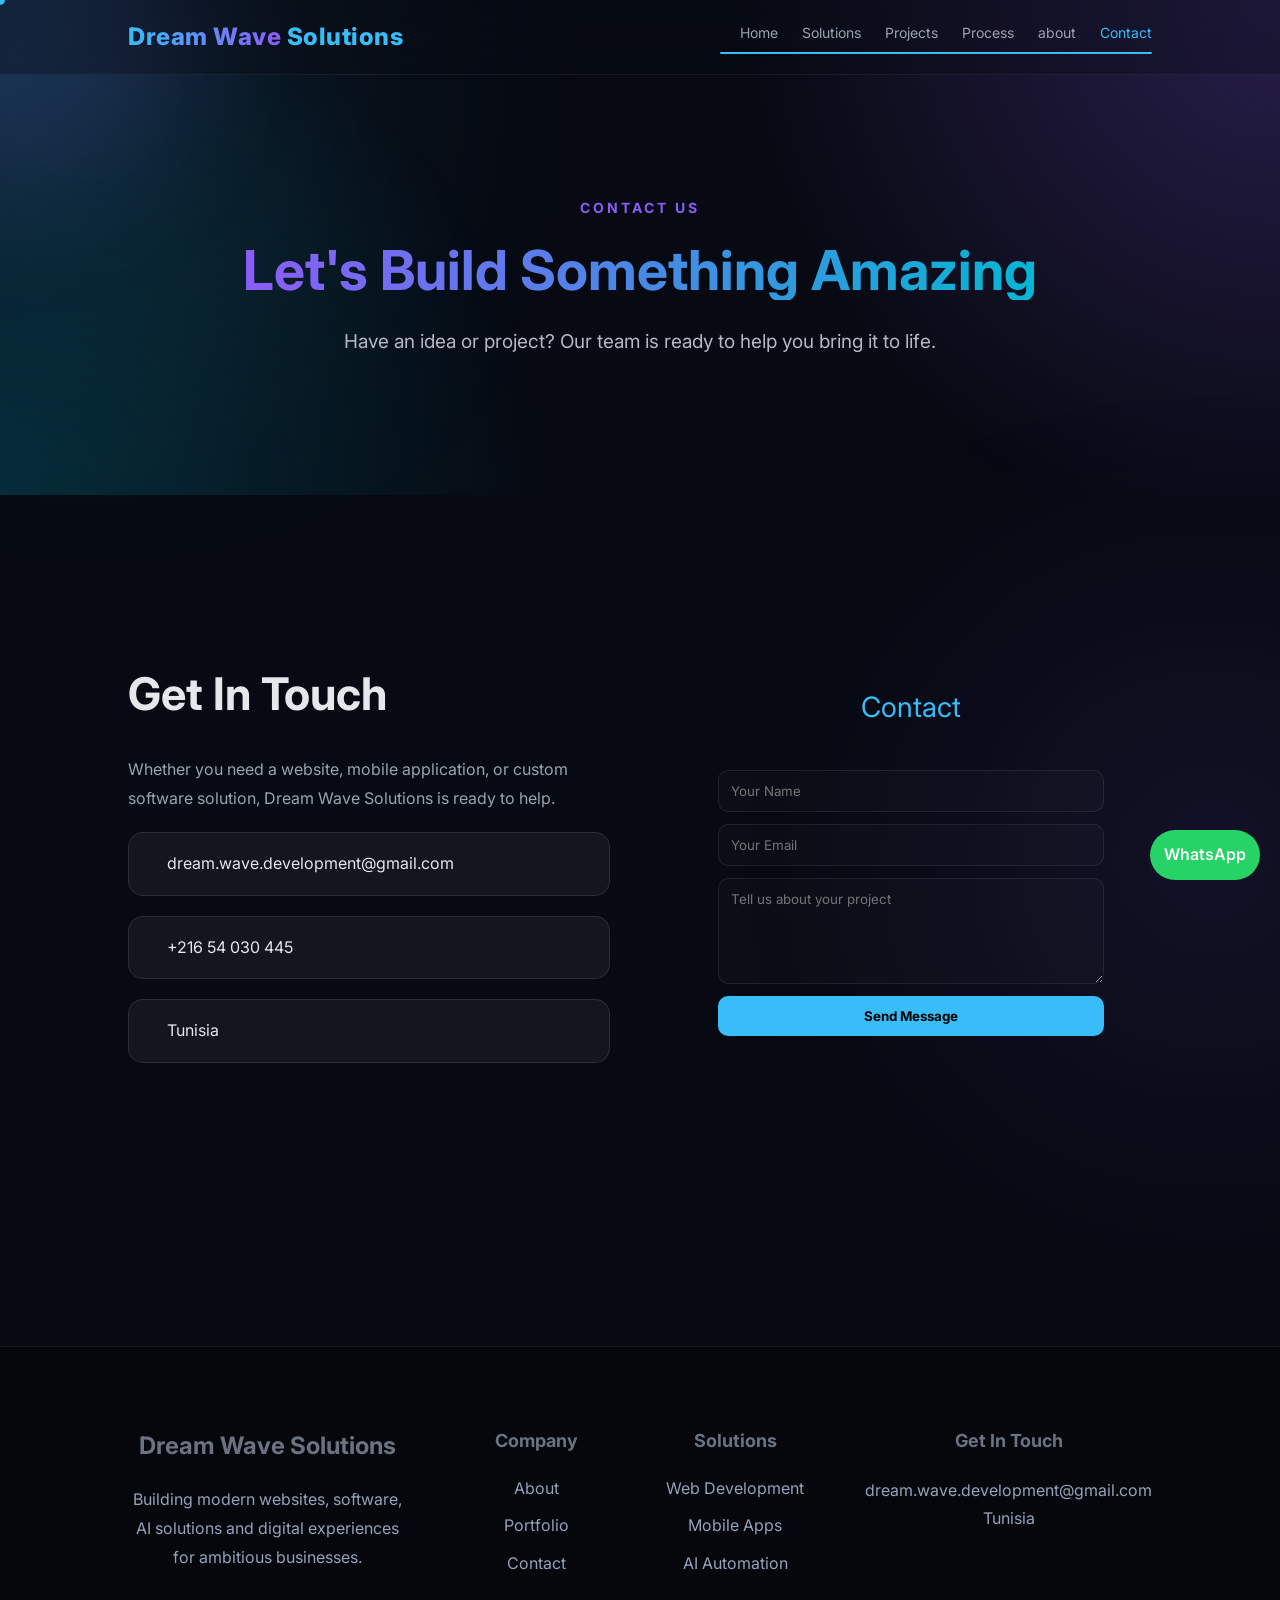
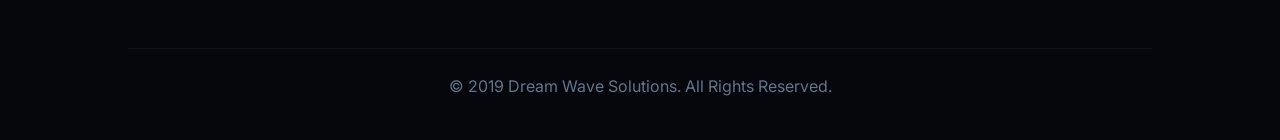
<file: contact.html>
<!DOCTYPE html>
<html lang="en">

<head>
    <meta charset="UTF-8" />
    <meta name="viewport" content="width=device-width, initial-scale=1.0" />
    <title>Dream Wave Solutions</title>

    <link href="https://fonts.googleapis.com/css2?family=Inter:wght@300;400;500;600;700&display=swap" rel="stylesheet">
    <link rel="stylesheet" href="style.css">

</head>

<body>
    <div class="cursor-dot"></div>
    <div class="cursor-glow"></div>
    <div class="blur blur1"></div>
    <div class="blur blur2"></div>

    <div class="nav">
        <div class="logo">
            <span>Dream Wave</span> Solutions
        </div>
        <div>
                                    <a href="index.html">Home</a>

            <a href="solutions.html" data-section="solutions">Solutions</a>
            <a href="projects.html" data-section="work">Projects</a>
            <a href="process.html" data-section="process">Process</a>
            <a href="about.html" data-section="why">about</a>
            <a href="contact.html" data-section="contact">Contact</a>
        </div>
        <div class="scroll-progress"></div>
    </div>

    <section class="page-header">


        <div class="container">


            <span class="section-tag">
        CONTACT US
        </span>


            <h1>
                Let's Build Something Amazing
            </h1>


            <p>
                Have an idea or project? Our team is ready to help you bring it to life.
            </p>


        </div>


    </section>






    <section class="contact-section">


        <div class="contact-grid">



            <div class="contact-info">


                <h2>
                    Get In Touch
                </h2>


                <p>
                    Whether you need a website, mobile application, or custom software solution, Dream Wave Solutions is ready to help.
                </p>




                <div class="contact-item">

                    <i class="fa-solid fa-envelope"></i>

                    <span>
        dream.wave.development@gmail.com
        </span>

                </div>



                <div class="contact-item">

                    <i class="fa-solid fa-phone"></i>

                    <span>
        +216 54 030 445
        </span>

                </div>




                <div class="contact-item">

                    <i class="fa-solid fa-location-dot"></i>

                    <span>
        Tunisia
        </span>

                </div>




            </div>
            <section id="contact">
                <div class="title">Contact</div>

                <form class="contact-box" action="https://formsubmit.co/dream.wave.development@gmail.com" method="POST">
                    <input type="hidden" name="_captcha" value="false">
                    <input type="hidden" name="_subject" value="New Client Request">

                    <input type="text" name="name" placeholder="Your Name" required>
                    <input type="email" name="email" placeholder="Your Email" required>
                    <textarea name="message" rows="5" placeholder="Tell us about your project" required></textarea>

                    <button type="submit">Send Message</button>
                </form>
            </section>

        </div>
    </section>



    <footer class="footer">

        <div class="footer-grid">

            <div>

                <h2>Dream Wave Solutions</h2>

                <p>
                    Building modern websites, software, AI solutions and digital experiences for ambitious businesses.
                </p>

            </div>


            <div>

                <h3>Company</h3>

                <a href="about.html">About</a>
                <a href="projects.html">Portfolio</a>
                <a href="contact.html">Contact</a>

            </div>


            <div>

                <h3>Solutions</h3>

                <a href="solutions.html">Web Development</a>
                <a href="solutions.html">Mobile Apps</a>
                <a href="solutions.html">AI Automation</a>

            </div>


            <div>

                <h3>Get In Touch</h3>

                <p>dream.wave.development@gmail.com </p>

                <p>Tunisia</p>

            </div>

        </div>

        <div class="copyright">

            © 2019 Dream Wave Solutions. All Rights Reserved.

        </div>

    </footer>

    <a class="wa" href="https://wa.me/21654030445">WhatsApp</a>
    <script src="script.js"></script>

</body>

</html>
</file>
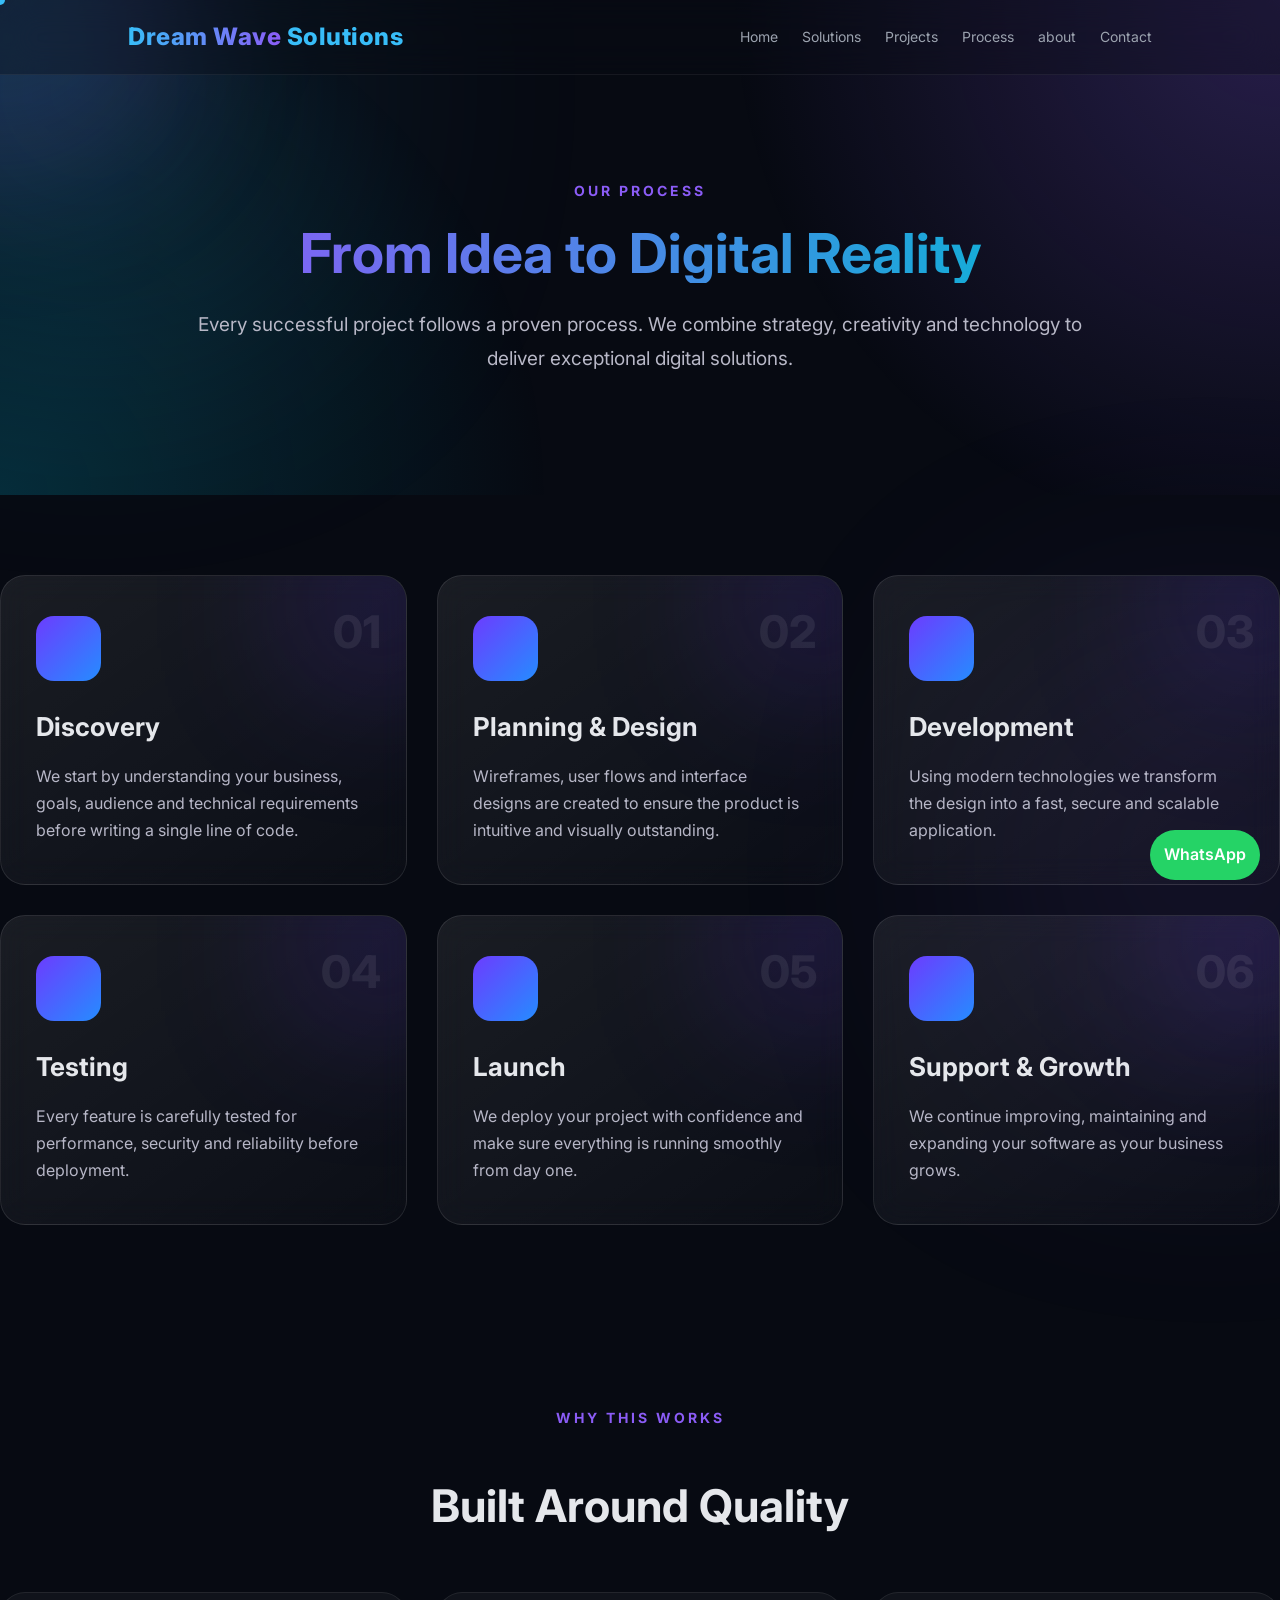
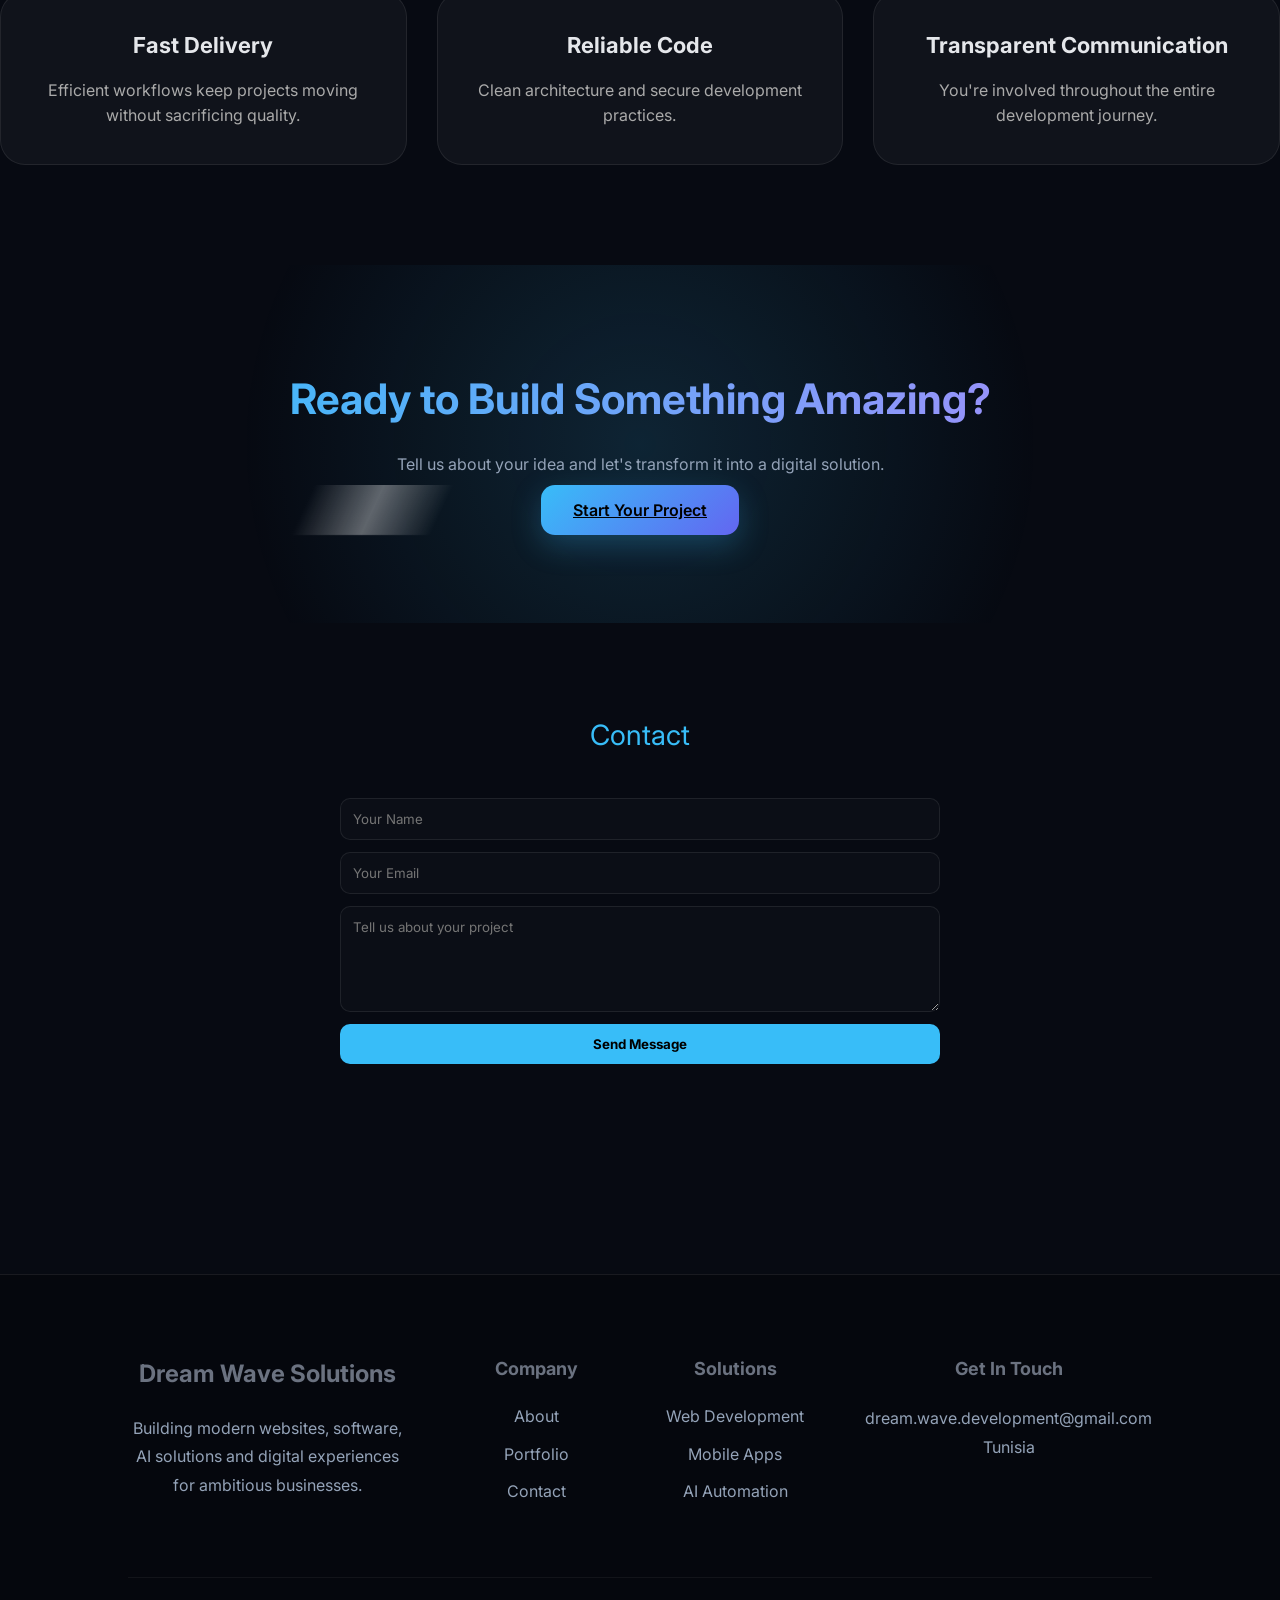
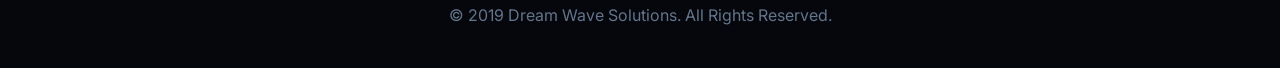
<file: process.html>
<!DOCTYPE html>
<html lang="en">

<head>
    <meta charset="UTF-8" />
    <meta name="viewport" content="width=device-width, initial-scale=1.0" />
    <title>Dream Wave Solutions</title>

    <link href="https://fonts.googleapis.com/css2?family=Inter:wght@300;400;500;600;700&display=swap" rel="stylesheet">
    <link rel="stylesheet" href="style.css">

</head>

<body>
    <div class="cursor-dot"></div>
    <div class="cursor-glow"></div>
    <div class="blur blur1"></div>
    <div class="blur blur2"></div>

    <div class="nav">
        <div class="logo">
            <span>Dream Wave</span> Solutions
        </div>
        <div>
                                    <a href="index.html">Home</a>

            <a href="solutions.html" data-section="solutions">Solutions</a>
            <a href="projects.html" data-section="work">Projects</a>
            <a href="process.html" data-section="process">Process</a>
            <a href="about.html" data-section="why">about</a>
            <a href="contact.html" data-section="contact">Contact</a>
        </div>
        <div class="scroll-progress"></div>
    </div>

    <!--==================== PAGE HEADER ====================-->

    <section class="page-header">

        <div class="container">

            <span class="section-tag">OUR PROCESS</span>

            <h1>From Idea to Digital Reality</h1>

            <p>
                Every successful project follows a proven process. We combine strategy, creativity and technology to deliver exceptional digital solutions.
            </p>

        </div>

    </section>



    <!--==================== PROCESS ====================-->

    <section class="process">

        <div class="container">

            <div class="process-card">

                <div class="step-number">01</div>

                <i class="fa-solid fa-comments"></i>

                <h2>Discovery</h2>

                <p>
                    We start by understanding your business, goals, audience and technical requirements before writing a single line of code.
                </p>

            </div>

            <div class="process-card">

                <div class="step-number">02</div>

                <i class="fa-solid fa-pen-ruler"></i>

                <h2>Planning & Design</h2>

                <p>
                    Wireframes, user flows and interface designs are created to ensure the product is intuitive and visually outstanding.
                </p>

            </div>

            <div class="process-card">

                <div class="step-number">03</div>

                <i class="fa-solid fa-code"></i>

                <h2>Development</h2>

                <p>
                    Using modern technologies we transform the design into a fast, secure and scalable application.
                </p>

            </div>

            <div class="process-card">

                <div class="step-number">04</div>

                <i class="fa-solid fa-vial-circle-check"></i>

                <h2>Testing</h2>

                <p>
                    Every feature is carefully tested for performance, security and reliability before deployment.
                </p>

            </div>

            <div class="process-card">

                <div class="step-number">05</div>

                <i class="fa-solid fa-rocket"></i>

                <h2>Launch</h2>

                <p>
                    We deploy your project with confidence and make sure everything is running smoothly from day one.
                </p>

            </div>

            <div class="process-card">

                <div class="step-number">06</div>

                <i class="fa-solid fa-headset"></i>

                <h2>Support & Growth</h2>

                <p>
                    We continue improving, maintaining and expanding your software as your business grows.
                </p>

            </div>

        </div>

    </section>



    <!--==================== WHY OUR PROCESS ====================-->

    <section class="why-process">

        <div class="container">

            <span class="section-tag">
            WHY THIS WORKS
        </span>

            <h2>
                Built Around Quality
            </h2>

            <div class="features-grid">

                <div class="feature-box">

                    <i class="fa-solid fa-bolt"></i>

                    <h3>Fast Delivery</h3>

                    <p>
                        Efficient workflows keep projects moving without sacrificing quality.
                    </p>

                </div>

                <div class="feature-box">

                    <i class="fa-solid fa-shield-halved"></i>

                    <h3>Reliable Code</h3>

                    <p>
                        Clean architecture and secure development practices.
                    </p>

                </div>

                <div class="feature-box">

                    <i class="fa-solid fa-users"></i>

                    <h3>Transparent Communication</h3>

                    <p>
                        You're involved throughout the entire development journey.
                    </p>

                </div>

            </div>

        </div>

    </section>








    <!-- ================= CTA ================= -->

    <section class="cta-section">

        <h2>
            Ready to Build Something Amazing?
        </h2>

        <p>
            Tell us about your idea and let's transform it into a digital solution.
        </p>

        <a href="#contact" class="btn primary">
        Start Your Project
        </a>

    </section>


    <section id="contact">
        <div class="title">Contact</div>

        <form class="contact-box" action="https://formsubmit.co/dream.wave.development@gmail.com" method="POST">
            <input type="hidden" name="_captcha" value="false">
            <input type="hidden" name="_subject" value="New Client Request">

            <input type="text" name="name" placeholder="Your Name" required>
            <input type="email" name="email" placeholder="Your Email" required>
            <textarea name="message" rows="5" placeholder="Tell us about your project" required></textarea>

            <button type="submit">Send Message</button>
        </form>
    </section>

    <footer class="footer">

        <div class="footer-grid">

            <div>

                <h2>Dream Wave Solutions</h2>

                <p>
                    Building modern websites, software, AI solutions and digital experiences for ambitious businesses.
                </p>

            </div>


            <div>

                <h3>Company</h3>

                <a href="#">About</a>
                <a href="#">Portfolio</a>
                <a href="#">Contact</a>

            </div>


            <div>

                <h3>Solutions</h3>

                <a href="#">Web Development</a>
                <a href="#">Mobile Apps</a>
                <a href="#">AI Automation</a>

            </div>


            <div>

                <h3>Get In Touch</h3>

                <p>dream.wave.development@gmail.com </p>

                <p>Tunisia</p>

            </div>

        </div>

        <div class="copyright">

            © 2019 Dream Wave Solutions. All Rights Reserved.

        </div>

    </footer>

    <a class="wa" href="https://wa.me/21654030445">WhatsApp</a>
    <script src="script.js"></script>

</body>

</html>
</file>
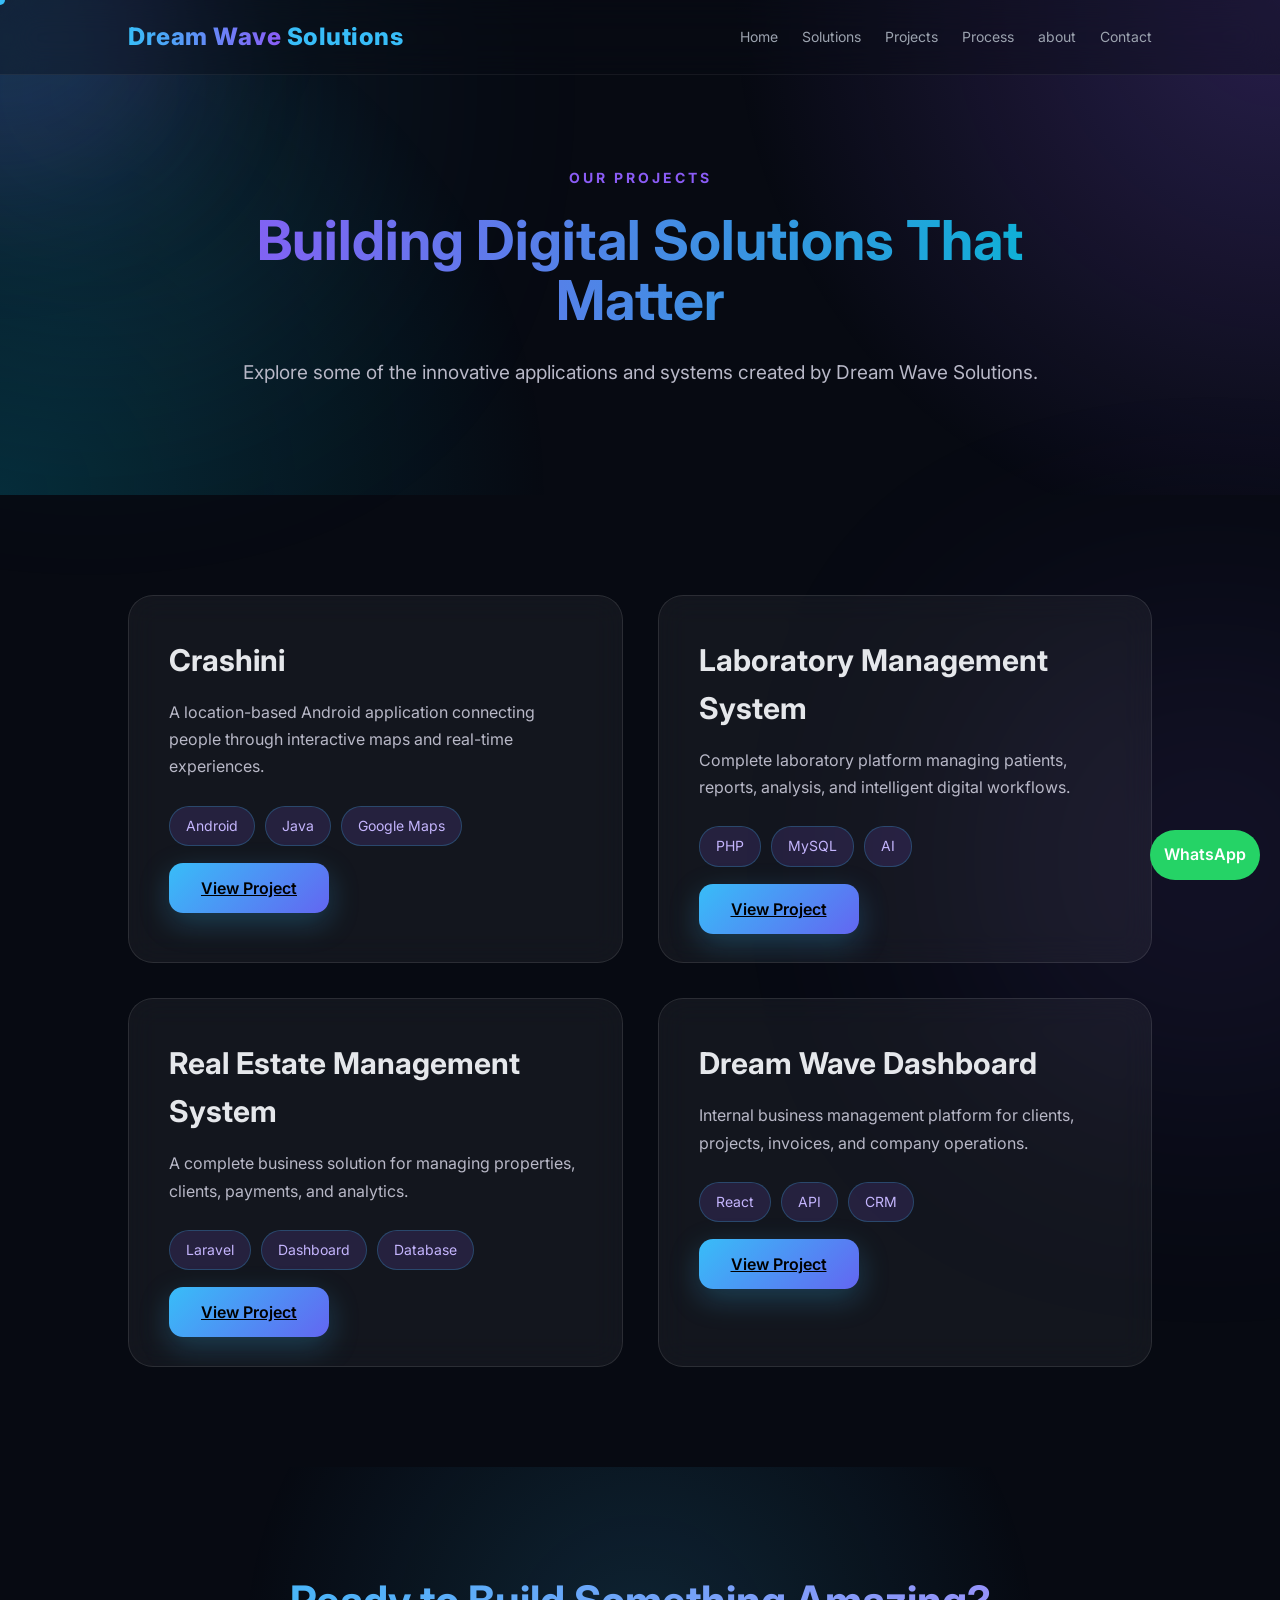
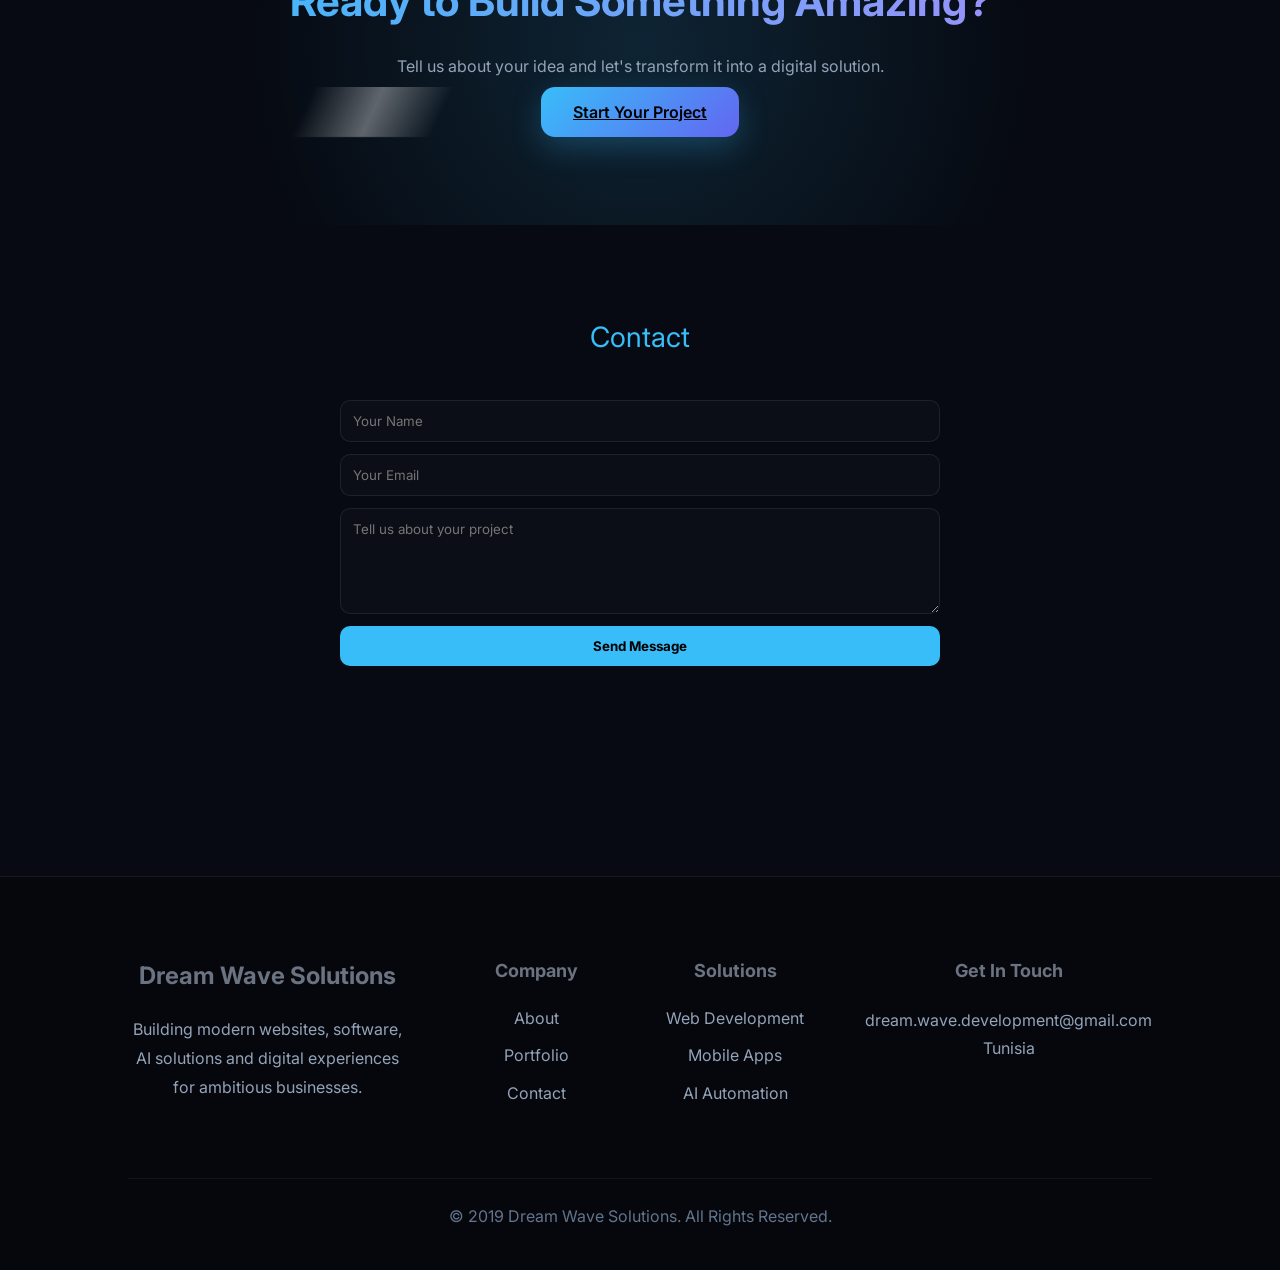
<file: projects.html>
<!DOCTYPE html>
<html lang="en">

<head>
    <meta charset="UTF-8" />
    <meta name="viewport" content="width=device-width, initial-scale=1.0" />
    <title>Dream Wave Solutions</title>

    <link href="https://fonts.googleapis.com/css2?family=Inter:wght@300;400;500;600;700&display=swap" rel="stylesheet">
    <link rel="stylesheet" href="style.css">

</head>

<body>
    <div class="cursor-dot"></div>
    <div class="cursor-glow"></div>
    <div class="blur blur1"></div>
    <div class="blur blur2"></div>

    <div class="nav">
        <div class="logo">
            <span>Dream Wave</span> Solutions
        </div>
        <div>
                                    <a href="index.html">Home</a>

            <a href="solutions.html" data-section="solutions">Solutions</a>
            <a href="projects.html" data-section="work">Projects</a>
            <a href="process.html" data-section="process">Process</a>
            <a href="about.html" data-section="why">about</a>
            <a href="contact.html" data-section="contact">Contact</a>
        </div>
        <div class="scroll-progress"></div>
    </div>

    <section class="page-header">

        <div class="container">

            <span class="section-tag">
        OUR PROJECTS
        </span>

            <h1>
                Building Digital Solutions That Matter
            </h1>

            <p>
                Explore some of the innovative applications and systems created by Dream Wave Solutions.
            </p>

        </div>

    </section>




    <section class="projects">


        <div class="projects-grid">



            <div class="project-card">

                <i class="fa-solid fa-location-dot"></i>

                <h2>
                    Crashini
                </h2>

                <p>
                    A location-based Android application connecting people through interactive maps and real-time experiences.
                </p>


                <div class="tags">

                    <span>Android</span>
                    <span>Java</span>
                    <span>Google Maps</span>

                </div>


                <a href="#" class="btn primary">
        View Project
        </a>


            </div>





            <div class="project-card">

                <i class="fa-solid fa-flask"></i>

                <h2>
                    Laboratory Management System
                </h2>

                <p>
                    Complete laboratory platform managing patients, reports, analysis, and intelligent digital workflows.
                </p>


                <div class="tags">

                    <span>PHP</span>
                    <span>MySQL</span>
                    <span>AI</span>

                </div>


                <a href="#" class="btn primary">
        View Project
        </a>


            </div>







            <div class="project-card">

                <i class="fa-solid fa-building"></i>

                <h2>
                    Real Estate Management System
                </h2>

                <p>
                    A complete business solution for managing properties, clients, payments, and analytics.
                </p>


                <div class="tags">

                    <span>Laravel</span>
                    <span>Dashboard</span>
                    <span>Database</span>

                </div>


                <a href="#" class="btn primary">
        View Project
        </a>


            </div>







            <div class="project-card">

                <i class="fa-solid fa-chart-line"></i>

                <h2>
                    Dream Wave Dashboard
                </h2>

                <p>
                    Internal business management platform for clients, projects, invoices, and company operations.
                </p>


                <div class="tags">

                    <span>React</span>
                    <span>API</span>
                    <span>CRM</span>

                </div>


                <a href="#" class="btn primary">
        View Project
        </a>


            </div>



        </div>


    </section>

    <section class="cta-section">

        <h2>
            Ready to Build Something Amazing?
        </h2>

        <p>
            Tell us about your idea and let's transform it into a digital solution.
        </p>

        <a href="#contact" class="btn primary">
        Start Your Project
        </a>

    </section>



    <section id="contact">
        <div class="title">Contact</div>

        <form class="contact-box" action="https://formsubmit.co/dreamwavesolutions@gmail.com" method="POST">
            <input type="hidden" name="_captcha" value="false">
            <input type="hidden" name="_subject" value="New Client Request">

            <input type="text" name="name" placeholder="Your Name" required>
            <input type="email" name="email" placeholder="Your Email" required>
            <textarea name="message" rows="5" placeholder="Tell us about your project" required></textarea>

            <button type="submit">Send Message</button>
        </form>
    </section>

    <footer class="footer">

        <div class="footer-grid">

            <div>

                <h2>Dream Wave Solutions</h2>

                <p>
                    Building modern websites, software, AI solutions and digital experiences for ambitious businesses.
                </p>

            </div>


            <div>

                <h3>Company</h3>

                <a href="#">About</a>
                <a href="#">Portfolio</a>
                <a href="#">Contact</a>

            </div>


            <div>

                <h3>Solutions</h3>

                <a href="#">Web Development</a>
                <a href="#">Mobile Apps</a>
                <a href="#">AI Automation</a>

            </div>


            <div>

                <h3>Get In Touch</h3>

                <p>dream.wave.development@gmail.com </p>

                <p>Tunisia</p>

            </div>

        </div>

        <div class="copyright">

            © 2019 Dream Wave Solutions. All Rights Reserved.

        </div>

    </footer>

    <a class="wa" href="https://wa.me/21654030445">WhatsApp</a>
    <script src="script.js"></script>

</body>

</html>
</file>
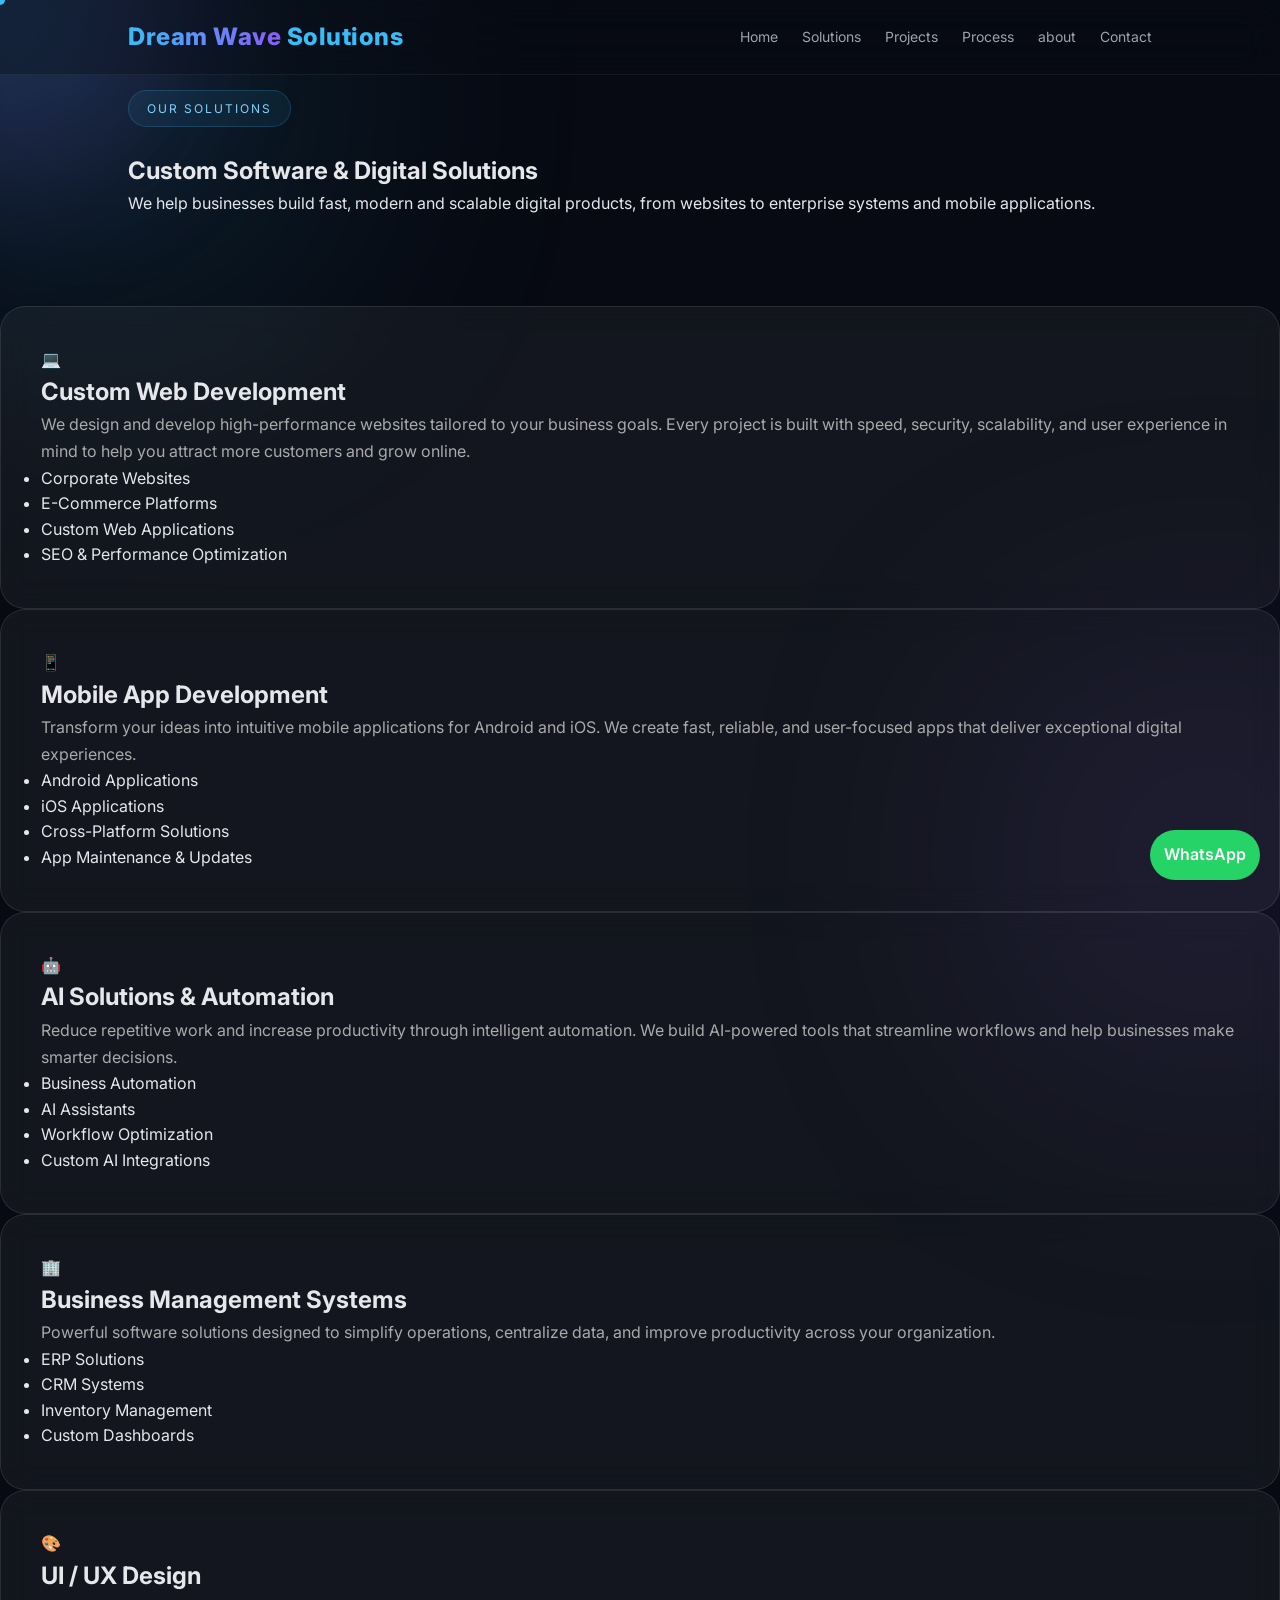
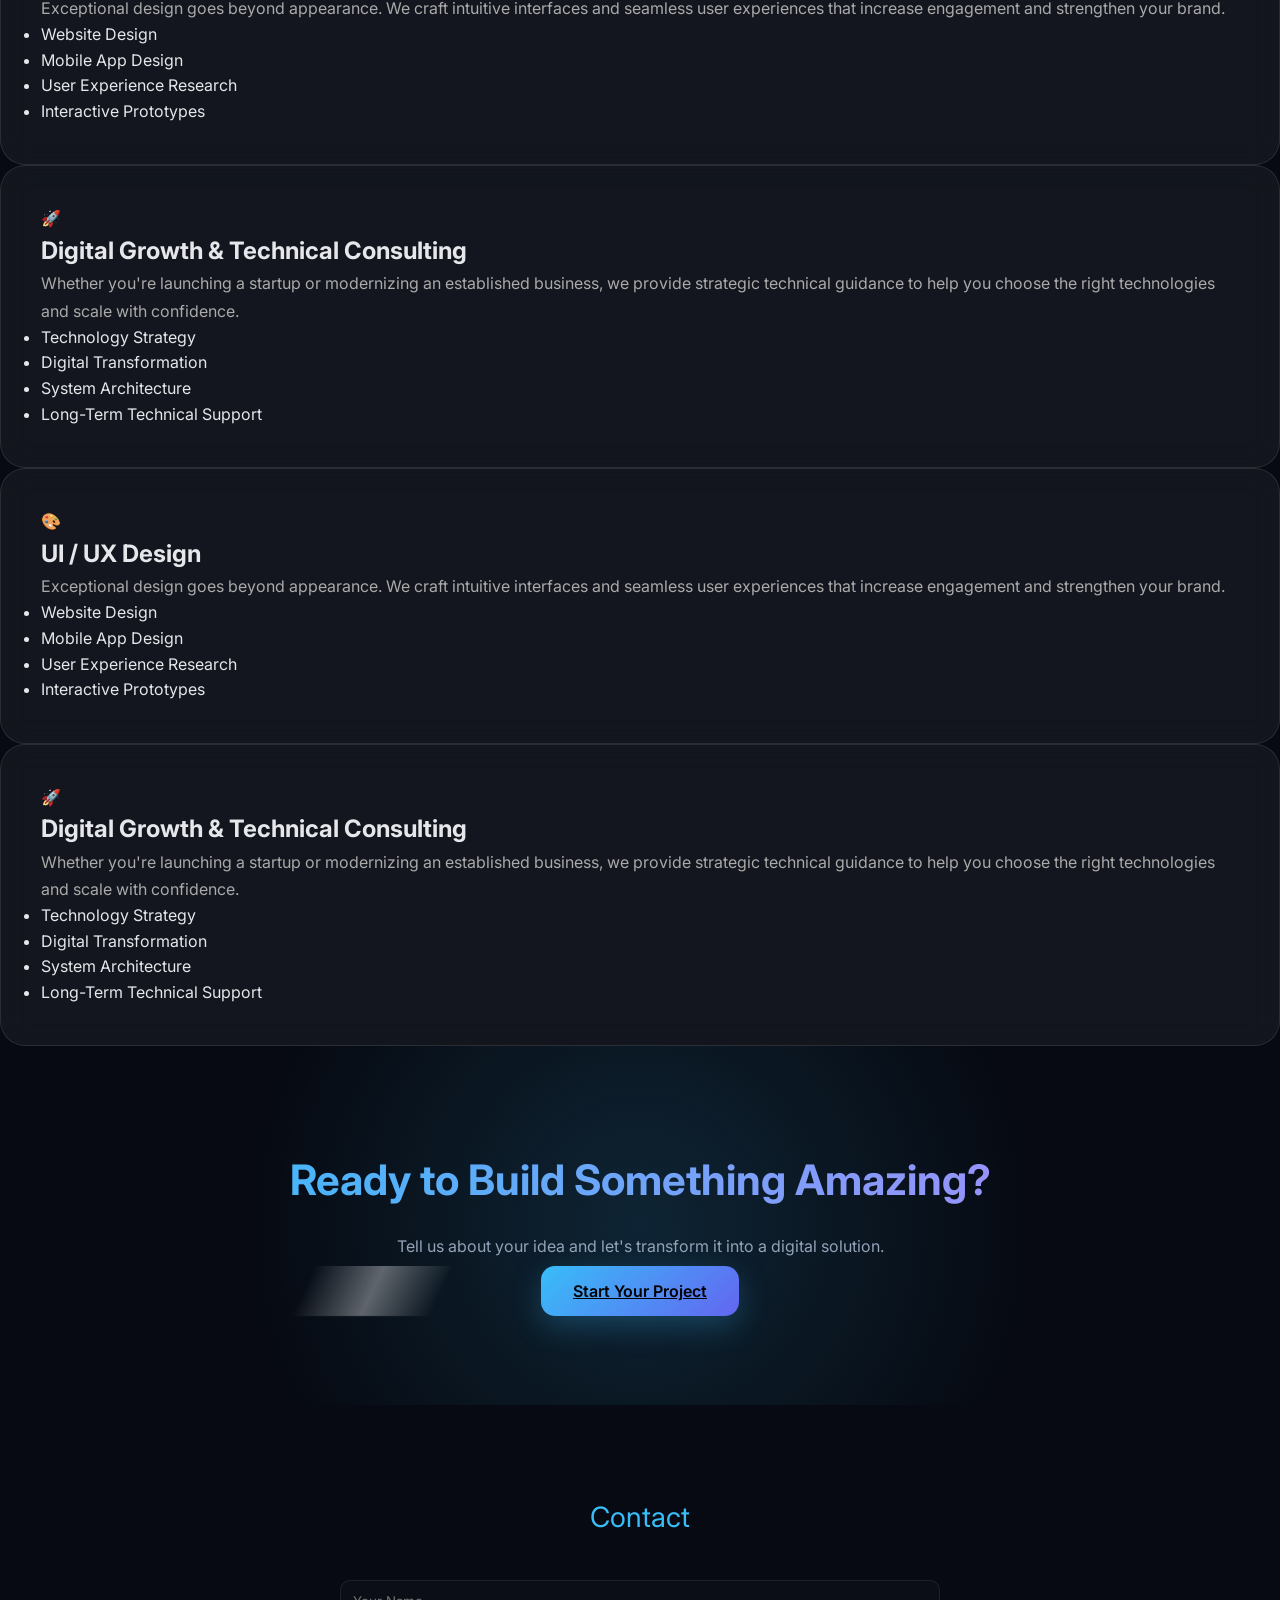
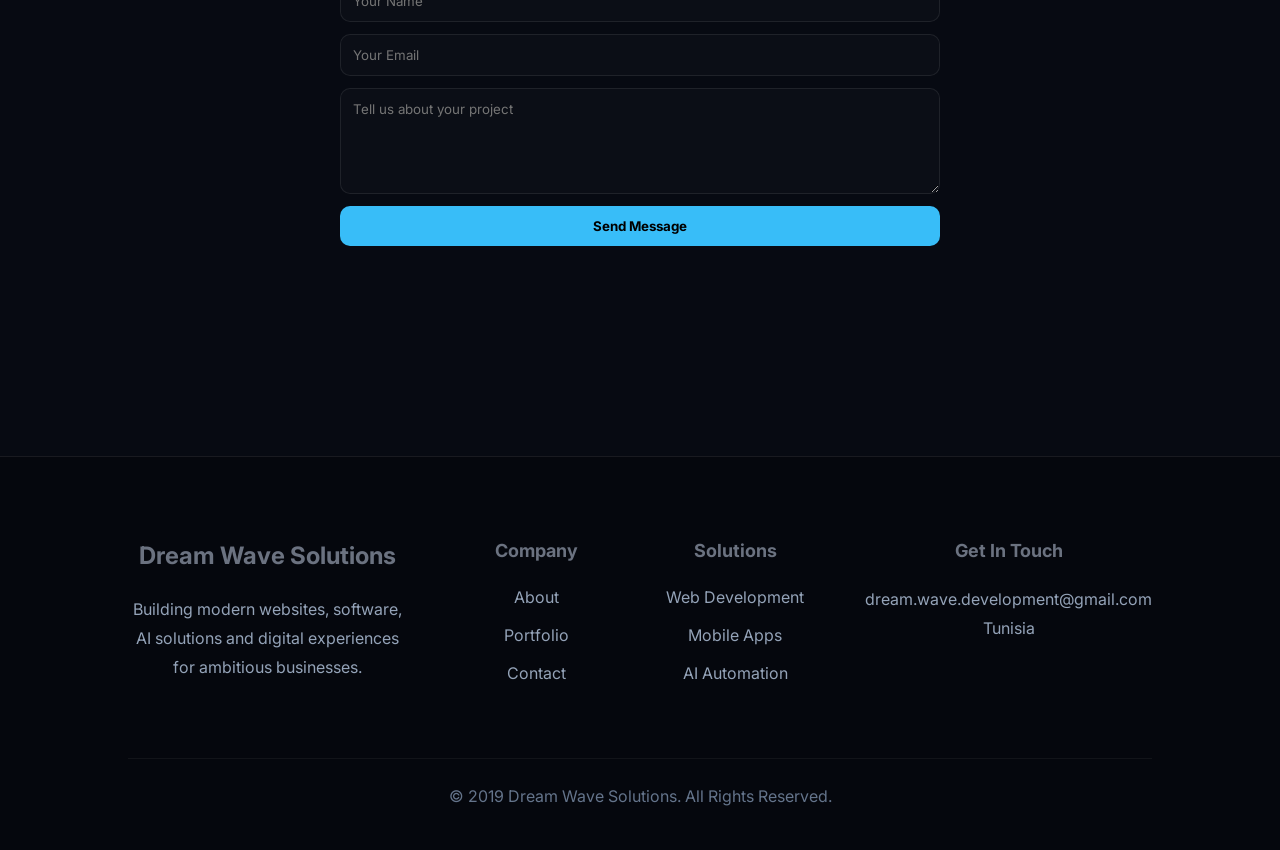
<file: solutions.html>
<!DOCTYPE html>
<html lang="en">

<head>
    <meta charset="UTF-8" />
    <meta name="viewport" content="width=device-width, initial-scale=1.0" />
    <title>Dream Wave Solutions</title>

    <link href="https://fonts.googleapis.com/css2?family=Inter:wght@300;400;500;600;700&display=swap" rel="stylesheet">
    <link rel="stylesheet" href="style.css">

</head>

<body>
    <div class="cursor-dot"></div>
    <div class="cursor-glow"></div>
    <div class="blur blur1"></div>
    <div class="blur blur2"></div>

    <div class="nav">
        <div class="logo">
            <span>Dream Wave</span> Solutions
        </div>
        <div>
                                    <a href="index.html">Home</a>

            <a href="solutions.html" data-section="solutions">Solutions</a>
            <a href="projects.html" data-section="work">Projects</a>
            <a href="process.html" data-section="process">Process</a>
            <a href="about.html" data-section="why">about</a>
            <a href="contact.html" data-section="contact">Contact</a>
        </div>
        <div class="scroll-progress"></div>
    </div>

    <section class="page-hero">

        <div class="hero-content">

            <div class="hero-badge">
                OUR SOLUTIONS
            </div>

            <h1>
                Custom Software & Digital Solutions
            </h1>

            <p>
                We help businesses build fast, modern and scalable digital products, from websites to enterprise systems and mobile applications.
            </p>

        </div>

    </section>

    <div class="card">

        <div class="service-icon">
            💻
        </div>

        <h2>Custom Web Development</h2>

        <p>
            We design and develop high-performance websites tailored to your business goals. Every project is built with speed, security, scalability, and user experience in mind to help you attract more customers and grow online.
        </p>

        <ul>
            <li>Corporate Websites</li>
            <li>E-Commerce Platforms</li>
            <li>Custom Web Applications</li>
            <li>SEO & Performance Optimization</li>
        </ul>

    </div>

    <div class="card">

        <div class="service-icon">
            📱
        </div>

        <h2>Mobile App Development</h2>

        <p>
            Transform your ideas into intuitive mobile applications for Android and iOS. We create fast, reliable, and user-focused apps that deliver exceptional digital experiences.
        </p>

        <ul>
            <li>Android Applications</li>
            <li>iOS Applications</li>
            <li>Cross-Platform Solutions</li>
            <li>App Maintenance & Updates</li>
        </ul>

    </div>

    <div class="card">

        <div class="service-icon">
            🤖
        </div>

        <h2>AI Solutions & Automation</h2>

        <p>
            Reduce repetitive work and increase productivity through intelligent automation. We build AI-powered tools that streamline workflows and help businesses make smarter decisions.
        </p>

        <ul>
            <li>Business Automation</li>
            <li>AI Assistants</li>
            <li>Workflow Optimization</li>
            <li>Custom AI Integrations</li>
        </ul>

    </div>
    <div class="card">

        <div class="service-icon">
            🏢
        </div>

        <h2>Business Management Systems</h2>

        <p>
            Powerful software solutions designed to simplify operations, centralize data, and improve productivity across your organization.
        </p>

        <ul>
            <li>ERP Solutions</li>
            <li>CRM Systems</li>
            <li>Inventory Management</li>
            <li>Custom Dashboards</li>
        </ul>

    </div>

    <div class="card">

        <div class="service-icon">
            🎨
        </div>

        <h2>UI / UX Design</h2>

        <p>
            Exceptional design goes beyond appearance. We craft intuitive interfaces and seamless user experiences that increase engagement and strengthen your brand.
        </p>

        <ul>
            <li>Website Design</li>
            <li>Mobile App Design</li>
            <li>User Experience Research</li>
            <li>Interactive Prototypes</li>
        </ul>

    </div>
    <div class="card">

        <div class="service-icon">
            🚀
        </div>

        <h2>Digital Growth & Technical Consulting</h2>

        <p>
            Whether you're launching a startup or modernizing an established business, we provide strategic technical guidance to help you choose the right technologies and scale with confidence.
        </p>

        <ul>
            <li>Technology Strategy</li>
            <li>Digital Transformation</li>
            <li>System Architecture</li>
            <li>Long-Term Technical Support</li>
        </ul>

    </div>
    <div class="card">

        <div class="service-icon">
            🎨
        </div>

        <h2>UI / UX Design</h2>

        <p>
            Exceptional design goes beyond appearance. We craft intuitive interfaces and seamless user experiences that increase engagement and strengthen your brand.
        </p>

        <ul>
            <li>Website Design</li>
            <li>Mobile App Design</li>
            <li>User Experience Research</li>
            <li>Interactive Prototypes</li>
        </ul>

    </div>
    <div class="card">

        <div class="service-icon">
            🚀
        </div>

        <h2>Digital Growth & Technical Consulting</h2>

        <p>
            Whether you're launching a startup or modernizing an established business, we provide strategic technical guidance to help you choose the right technologies and scale with confidence.
        </p>

        <ul>
            <li>Technology Strategy</li>
            <li>Digital Transformation</li>
            <li>System Architecture</li>
            <li>Long-Term Technical Support</li>
        </ul>

    </div>


    <section class="cta-section">

        <h2>
            Ready to Build Something Amazing?
        </h2>

        <p>
            Tell us about your idea and let's transform it into a digital solution.
        </p>

        <a href="contact.html" class="btn primary">
        Start Your Project
        </a>

    </section>



    <section id="contact">
        <div class="title">Contact</div>

        <form class="contact-box" action="https://formsubmit.co/dreamwavesolutions@gmail.com" method="POST">
            <input type="hidden" name="_captcha" value="false">
            <input type="hidden" name="_subject" value="New Client Request">

            <input type="text" name="name" placeholder="Your Name" required>
            <input type="email" name="email" placeholder="Your Email" required>
            <textarea name="message" rows="5" placeholder="Tell us about your project" required></textarea>

            <button type="submit">Send Message</button>
        </form>
    </section>

    <footer class="footer">

        <div class="footer-grid">

            <div>

                <h2>Dream Wave Solutions</h2>

                <p>
                    Building modern websites, software, AI solutions and digital experiences for ambitious businesses.
                </p>

            </div>


            <div>

                <h3>Company</h3>

                <a href="about.html">About</a>
                <a href="projects.html">Portfolio</a>
                <a href="contact.html">Contact</a>

            </div>


            <div>

                <h3>Solutions</h3>

                <a href="solutions.html">Web Development</a>
                <a href="solutions.html">Mobile Apps</a>
                <a href="solutions.html">AI Automation</a>

            </div>


            <div>

                <h3>Get In Touch</h3>

                <p>dream.wave.development@gmail.com </p>

                <p>Tunisia</p>

            </div>

        </div>

        <div class="copyright">

            © 2019 Dream Wave Solutions. All Rights Reserved.

        </div>

    </footer>

    <a class="wa" href="https://wa.me/21654030445">WhatsApp</a>
    <script src="script.js"></script>

</body>

</html>
</file>
<file: style.css>
* {
    margin: 0;
    padding: 0;
    box-sizing: border-box;
    font-family: 'Inter', sans-serif;
}

.blur {
    position: fixed;
    border-radius: 50%;
    filter: blur(140px);
    opacity: .18;
    z-index: -1;
    animation: floatGlow 18s ease-in-out infinite;
}

.blur1 {
    width: 420px;
    height: 420px;
    background: #38bdf8;
    top: -120px;
    left: -120px;
}

.blur2 {
    width: 380px;
    height: 380px;
    background: #8b5cf6;
    bottom: -150px;
    right: -120px;
    animation-delay: 8s;
}

@keyframes floatGlow {
    0%,
    100% {
        transform: translate(0, 0);
    }
    50% {
        transform: translate(60px, -40px);
    }
}


/* ==========================
PROCESS TIMELINE
========================== */

.timeline {
    max-width: 900px;
    margin: auto;
    position: relative;
}

.timeline::before {
    content: "";
    position: absolute;
    left: 35px;
    top: 0;
    width: 2px;
    height: 100%;
    background: linear-gradient( #38bdf8, transparent);
}

.step {
    display: flex;
    gap: 35px;
    margin-bottom: 50px;
    position: relative;
}

.number {
    width: 70px;
    height: 70px;
    border-radius: 50%;
    display: flex;
    align-items: center;
    justify-content: center;
    background: linear-gradient( 135deg, #38bdf8, #6366f1);
    color: #020617;
    font-weight: 800;
    font-size: 20px;
    box-shadow: 0 0 30px rgba(56, 189, 248, .4);
    z-index: 2;
}

.step-content {
    flex: 1;
    background: rgba(255, 255, 255, .04);
    border: 1px solid rgba(255, 255, 255, .08);
    padding: 25px;
    border-radius: 18px;
    transition: .4s;
}

.step-content:hover {
    transform: translateX(10px);
    border-color: #38bdf8;
    box-shadow: 0 20px 50px rgba(56, 189, 248, .15);
}

.step-content h3 {
    font-size: 22px;
    margin-bottom: 10px;
    color: white;
}

.step-content p {
    color: #94a3b8;
}

body {
    background: #070A12;
    color: #E5E7EB;
    line-height: 1.6;
}

.stats {
    display: grid;
    grid-template-columns: repeat(auto-fit, minmax(200px, 1fr));
    gap: 20px;
    padding: 80px 10%;
    text-align: center;
}

.stat {
    background: rgba(255, 255, 255, 0.03);
    border: 1px solid rgba(255, 255, 255, 0.05);
    padding: 30px;
    border-radius: 16px;
    transition: 0.3s;
}

.stat:hover {
    transform: translateY(-6px);
    border-color: #38bdf8;
}

.stat h2 {
    font-size: 40px;
    color: #38bdf8;
}


/* =====================
PROJECT CARDS
===================== */

.projects {
    display: grid;
    grid-template-columns: repeat(auto-fit, minmax(280px, 1fr));
    gap: 30px;
}

.project-card {
    background: rgba(255, 255, 255, 0.04);
    border: 1px solid rgba(255, 255, 255, 0.08);
    border-radius: 20px;
    overflow: hidden;
    transition: .4s;
}

.project-card {
    position: relative;
    background: linear-gradient( 145deg, rgba(255, 255, 255, 0.08), rgba(255, 255, 255, 0.02));
    border: 1px solid rgba(255, 255, 255, 0.08);
    border-radius: 22px;
    overflow: hidden;
    transition: .5s ease;
    backdrop-filter: blur(15px);
}

.project-card::before {
    content: "";
    position: absolute;
    inset: 0;
    background: linear-gradient( 120deg, transparent, rgba(56, 189, 248, .25), transparent);
    transform: translateX(-100%);
    transition: .7s;
}

.project-card:hover::before {
    transform: translateX(100%);
}

.project-card:hover {
    transform: translateY(-15px) scale(1.02);
    border-color: #38bdf8;
    box-shadow: 0 30px 80px rgba(56, 189, 248, .25);
}

.project-card {
    position: relative;
    background: linear-gradient( 145deg, rgba(255, 255, 255, 0.08), rgba(255, 255, 255, 0.02));
    border: 1px solid rgba(255, 255, 255, 0.08);
    border-radius: 22px;
    overflow: hidden;
    transition: .5s ease;
    backdrop-filter: blur(15px);
}

.project-card::before {
    content: "";
    position: absolute;
    inset: 0;
    background: linear-gradient( 120deg, transparent, rgba(56, 189, 248, .25), transparent);
    transform: translateX(-100%);
    transition: .7s;
}

.project-card:hover::before {
    transform: translateX(100%);
}

.project-card:hover {
    transform: translateY(-15px) scale(1.02);
    border-color: #38bdf8;
    box-shadow: 0 30px 80px rgba(56, 189, 248, .25);
}

.project-image {
    height: 220px;
    position: relative;
    overflow: hidden;
}

.project-image::after {
    content: "VIEW PROJECT";
    position: absolute;
    inset: 0;
    display: flex;
    align-items: center;
    justify-content: center;
    background: rgba(5, 7, 18, .75);
    color: white;
    font-weight: 700;
    letter-spacing: 2px;
    opacity: 0;
    transition: .4s;
}

.project-card:hover .project-image::after {
    opacity: 1;
}


/* Temporary premium gradients
later we replace with screenshots */

.ecommerce {
    background: linear-gradient(135deg, #2563eb, #06b6d4);
}

.realestate {
    background: linear-gradient(135deg, #7c3aed, #ec4899);
}

.mobile {
    background: linear-gradient(135deg, #059669, #14b8a6);
}

.project-content {
    padding: 25px;
}

.project-content h3 {
    font-size: 22px;
    margin-bottom: 10px;
    color: white;
}

.project-content p {
    color: #94a3b8;
    font-size: 14px;
}

.tags {
    display: flex;
    gap: 8px;
    margin-top: 20px;
    flex-wrap: wrap;
}

.tags span {
    padding: 6px 14px;
    border-radius: 30px;
    font-size: 12px;
    background: rgba(56, 189, 248, .1);
    border: 1px solid rgba(56, 189, 248, .25);
    color: #7dd3fc;
    transition: .3s;
}

.tags span:hover {
    background: #38bdf8;
    color: #020617;
}


/* NAV */

.nav {
    position: fixed;
    top: 0;
    width: 100%;
    padding: 18px 10%;
    display: flex;
    justify-content: space-between;
    align-items: center;
    background: rgba(10, 12, 20, 0.35);
    backdrop-filter: blur(18px);
    border-bottom: 1px solid rgba(255, 255, 255, 0.06);
    z-index: 1000;
    transition: 0.3s ease;
}


/* when scrolling effect */

.scroll-progress {
    position: absolute;
    left: 0;
    bottom: 0;
    height: 2px;
    width: 0%;
    background: linear-gradient( 90deg, #38bdf8, #8b5cf6);
    transition: width .1s linear;
}

.nav.scrolled {
    top: 10px;
    background: rgba(7, 10, 18, .9);
    box-shadow: 0 15px 40px rgba(0, 0, 0, .35);
}

.nav.scrolled {
    background: rgba(10, 12, 20, 0.75);
    border-bottom: 1px solid rgba(56, 189, 248, 0.2);
    box-shadow: 0 10px 30px rgba(0, 0, 0, 0.3);
}

.logo {
    font-weight: 700;
    color: #38bdf8;
    letter-spacing: 1px;
}

.nav a {
    margin-left: 20px;
    text-decoration: none;
    color: #9CA3AF;
    font-size: 14px;
}

.nav a:hover {
    color: #38bdf8;
}

.nav a.active {
    color: #38bdf8;
}

.nav a.active::after {
    content: "";
    display: block;
    height: 2px;
    margin-top: 6px;
    background: #38bdf8;
    border-radius: 2px;
    animation: growLine .3s;
}

@keyframes growLine {
    from {
        width: 0;
    }
    to {
        width: 100%;
    }
}


/* GRID */

.hero-grid {
    position: absolute;
    inset: 0;
    background-image: linear-gradient(rgba(255, 255, 255, .04) 1px, transparent 1px), linear-gradient(90deg, rgba(255, 255, 255, .04) 1px, transparent 1px);
    background-size: 60px 60px;
    mask-image: radial-gradient(circle, #fff 20%, transparent 90%);
    opacity: .35;
    pointer-events: none;
    animation: gridMove 25s linear infinite;
}

@keyframes gridMove {
    from {
        transform: translateY(0);
    }
    to {
        transform: translateY(60px);
    }
}

.logo {
    font-size: 24px;
    font-weight: 800;
    letter-spacing: .5px;
}

.logo span {
    background: linear-gradient(90deg, #38bdf8, #8b5cf6);
    -webkit-background-clip: text;
    -webkit-text-fill-color: transparent;
}

.footer {
    margin-top: 120px;
    padding: 80px 10% 40px;
    border-top: 1px solid rgba(255, 255, 255, .08);
    background: #05070d;
}

.footer-grid {
    display: grid;
    grid-template-columns: 2fr 1fr 1fr 1fr;
    gap: 60px;
}

.footer h2 {
    margin-bottom: 20px;
}

.footer h3 {
    margin-bottom: 20px;
    font-size: 18px;
}

.footer a {
    display: block;
    margin: 12px 0;
    color: #94a3b8;
    text-decoration: none;
    transition: .3s;
}

.footer a:hover {
    color: #38bdf8;
}

.footer p {
    color: #94a3b8;
    line-height: 1.8;
}

.copyright {
    margin-top: 60px;
    padding-top: 25px;
    text-align: center;
    border-top: 1px solid rgba(255, 255, 255, .05);
    color: #64748b;
}


/* HERO */

.hero-visual {
    display: flex;
    justify-content: center;
    align-items: center;
}

.laptop {
    width: 520px;
    height: 320px;
    background: #111827;
    border-radius: 18px;
    padding: 12px;
    box-shadow: 0 40px 100px rgba(0, 0, 0, .5);
    transform: rotate(-8deg);
    transition: .4s;
}

.laptop:hover {
    transform: rotate(-5deg) translateY(-10px);
}

.screen {
    width: 100%;
    height: 100%;
    border-radius: 10px;
    overflow: hidden;
    background: linear-gradient( 135deg, #0ea5e9, #7c3aed);
    position: relative;
}

.screen-glow {
    position: absolute;
    inset: 0;
    background: radial-gradient(circle, rgba(255, 255, 255, .35), transparent);
    animation: pulseGlow 4s infinite;
}

.laptop-screen-image {
    position: relative;
    width: 100%;
    height: 100%;
    object-fit: cover;
    left: 1px;
    top: 1px;
    right: 1px;
    bottom: 1px;
    z-index: 2;
}

@keyframes pulseGlow {
    0%,
    100% {
        opacity: .3;
    }
    50% {
        opacity: .7;
    }
}

.trust {
    margin-top: 35px;
    display: flex;
    gap: 25px;
    flex-wrap: wrap;
    color: #94a3b8;
    font-size: 14px;
}

.hero {
    min-height: 100vh;
    display: grid;
    grid-template-columns: 1fr 1fr;
    align-items: center;
    gap: 60px;
    padding: 120px 10%;
    position: relative;
    overflow: hidden;
}

.hero-badge {
    display: inline-block;
    padding: 8px 18px;
    border-radius: 40px;
    margin-bottom: 25px;
    font-size: 12px;
    letter-spacing: 2px;
    background: rgba(56, 189, 248, .08);
    border: 1px solid rgba(56, 189, 248, .2);
    color: #7dd3fc;
    text-transform: uppercase;
}

.hero h1 {
    font-size: 68px;
    font-weight: 800;
    line-height: 1.05;
    max-width: 950px;
    background: linear-gradient(90deg, #ffffff, #60a5fa, #a78bfa);
    background-size: 300% 100%;
    -webkit-background-clip: text;
    -webkit-text-fill-color: transparent;
    animation: fadeUp 1.2s ease forwards, gradientMove 6s ease infinite;
}

.hero p {
    opacity: 0;
    max-width: 700px;
    margin-top: 25px;
    font-size: 19px;
    color: #94a3b8;
    animation: fadeUp 1.2s ease forwards;
    animation-delay: .4s;
}

@keyframes fadeUp {
    from {
        opacity: 0;
        transform: translateY(40px);
    }
    to {
        opacity: 1;
        transform: translateY(0);
    }
}

@keyframes gradientText {
    0% {
        background-position: 0%;
    }
    100% {
        background-position: 300%;
    }
}

.reveal {
    opacity: 0;
    transform: translateY(50px);
    transition: opacity .8s ease, transform .8s ease;
}

.reveal.active {
    opacity: 1;
    transform: translateY(0);
}

.card,
.project-card,
.process-card {
    opacity: 0;
    transform: translateY(40px);
    transition: opacity .7s ease, transform .7s ease;
    position: relative;
    overflow: hidden;
}

.card.active,
.project-card.active,
.process-card.active {
    opacity: 1;
    transform: translateY(0);
}

.card::before,
.project-card::before {
    content: "";
    position: absolute;
    top: -100%;
    left: -100%;
    width: 200%;
    height: 200%;
    background: radial-gradient( circle, rgba(56, 189, 248, .12), transparent 60%);
    transition: .5s;
    pointer-events: none;
}

.cta {
    margin-top: 25px;
    display: flex;
    gap: 10px;
}

a,
button {
    cursor: none;
}

.btn {
    overflow: hidden;
    padding: 15px 32px;
    border-radius: 14px;
    font-weight: 600;
    transition: .35s;
    position: relative;
    transition: transform .18s ease, box-shadow .25s ease;
    will-change: transform;
}

.btn::before {
    content: "";
    position: absolute;
    top: 0;
    left: -120%;
    width: 70%;
    height: 100%;
    background: linear-gradient( 90deg, transparent, rgba(255, 255, 255, .35), transparent);
    transform: skewX(-25deg);
    transition: .7s;
}

.btn:hover::before {
    left: 180%;
}

.btn:hover {
    transform: translateY(-4px);
    box-shadow: 0 20px 40px rgba(56, 189, 248, .25);
}

.cursor-glow {
    position: fixed;
    width: 450px;
    height: 450px;
    border-radius: 50%;
    pointer-events: none;
    background: radial-gradient( circle, rgba(56, 189, 248, .22) 0%, rgba(139, 92, 246, .18) 40%, transparent 75%);
    filter: blur(60px);
    transform: translate(-50%, -50%);
    z-index: -1;
    transition: left .08s linear, top .08s linear;
}

.cursor-dot {
    position: fixed;
    width: 10px;
    height: 10px;
    border-radius: 50%;
    background: #38bdf8;
    pointer-events: none;
    z-index: 99999;
    transform: translate(-50%, -50%);
    transition: width .2s, height .2s, background .2s;
}


/* PRIMARY */

.primary {
    background: linear-gradient(135deg, #38bdf8, #6366f1);
    color: black;
    box-shadow: 0 10px 30px rgba(56, 189, 248, 0.25);
}

.primary:hover {
    transform: translateY(-3px) scale(1.03);
    box-shadow: 0 15px 40px rgba(56, 189, 248, 0.35);
}


/* SECONDARY */

.secondary {
    border: 1px solid rgba(56, 189, 248, 0.6);
    color: #38bdf8;
    background: rgba(56, 189, 248, 0.05);
}

.secondary:hover {
    transform: translateY(-3px);
    background: rgba(56, 189, 248, 0.15);
}


/* SECTIONS */

section {
    padding: 90px 10%;
}

.title {
    text-align: center;
    font-size: 28px;
    margin-bottom: 40px;
    color: #38bdf8;
}


/* GRID */

.grid {
    display: grid;
    grid-template-columns: repeat(auto-fit, minmax(260px, 1fr));
    gap: 20px;
}

.card {
    position: relative;
    overflow: hidden;
    padding: 35px;
    border-radius: 20px;
    background: linear-gradient( 145deg, rgba(255, 255, 255, .06), rgba(255, 255, 255, .02));
    border: 1px solid rgba(255, 255, 255, .08);
    transition: .4s ease;
    backdrop-filter: blur(15px);
}

.card::before {
    content: "";
    position: absolute;
    top: 0;
    left: -120%;
    width: 70%;
    height: 100%;
    background: linear-gradient( 90deg, transparent, rgba(255, 255, 255, .12), transparent);
    transform: skewX(-20deg);
    transition: .8s;
}

.card:hover::before {
    left: 150%;
}

.card:hover {
    transform: translateY(-12px);
    border-color: #38bdf8;
    box-shadow: 0 20px 60px rgba(56, 189, 248, .18);
}

.card h3 {
    margin-bottom: 18px;
    font-size: 22px;
    color: white;
}

.card p {
    color: #94a3b8;
    line-height: 1.8;
}


/* PORTFOLIO */

.project {
    height: 160px;
    border-radius: 14px;
    background: linear-gradient(135deg, #111827, #0B1220);
    border: 1px solid rgba(255, 255, 255, 0.05);
    display: flex;
    align-items: center;
    justify-content: center;
    color: #6B7280;
}


/* CONTACT */

.contact-box {
    max-width: 600px;
    margin: auto;
    display: flex;
    flex-direction: column;
    gap: 12px;
}

input,
textarea {
    padding: 12px;
    border-radius: 10px;
    border: 1px solid rgba(255, 255, 255, 0.08);
    background: rgba(255, 255, 255, 0.02);
    color: white;
    outline: none;
}

button {
    padding: 12px;
    border-radius: 10px;
    border: none;
    background: #38bdf8;
    font-weight: 700;
    cursor: pointer;
}


/* FOOTER */

footer {
    text-align: center;
    padding: 30px;
    border-top: 1px solid rgba(255, 255, 255, 0.05);
    color: #6B7280;
}


/* WHATSAPP */

.wa {
    position: fixed;
    bottom: 20px;
    right: 20px;
    background: #25D366;
    color: white;
    padding: 12px 14px;
    border-radius: 50px;
    text-decoration: none;
    font-weight: 600;
}

.cta-section {
    text-align: center;
    padding: 100px 10%;
    background: radial-gradient( circle, rgba(56, 189, 248, .15), transparent 60%);
}

.cta-section h2 {
    font-size: 42px;
    background: linear-gradient( 90deg, #38bdf8, #a78bfa);
    -webkit-background-clip: text;
    -webkit-text-fill-color: transparent;
}

.cta-section p {
    margin: 20px auto;
    max-width: 600px;
    color: #94a3b8;
}


/* ===========================
FLOATING LIGHT ORBS
=========================== */

.hero::before,
.hero::after {
    content: "";
    position: absolute;
    border-radius: 50%;
    filter: blur(120px);
    opacity: .55;
    animation: float 14s ease-in-out infinite;
    pointer-events: none;
}

.hero::before {
    width: 420px;
    height: 420px;
    background: #2563eb;
    top: -120px;
    left: -120px;
}

.hero::after {
    width: 340px;
    height: 340px;
    background: #7c3aed;
    bottom: -120px;
    right: -100px;
    animation-delay: 6s;
}

@keyframes float {
    0% {
        transform: translate3d(0, 0, 0) scale(1);
    }
    50% {
        transform: translate3d(30px, -40px, 0) scale(1.05);
    }
    100% {
        transform: translate3d(0, 0, 0) scale(1);
    }
}

@keyframes gradientMove {
    0% {
        background-position: 0% 50%;
    }
    50% {
        background-position: 100% 50%;
    }
    100% {
        background-position: 0% 50%;
    }
}


/* about page */

.page-header {
    min-height: 55vh;
    display: flex;
    align-items: center;
    justify-content: center;
    text-align: center;
    padding: 120px 10% 60px;
    background: radial-gradient(circle at top right, rgba(139, 92, 246, 0.25), transparent 40%), radial-gradient(circle at bottom left, rgba(6, 182, 212, 0.20), transparent 40%);
}

.page-header .container {
    max-width: 900px;
}

.section-tag {
    display: inline-block;
    color: #8b5cf6;
    font-size: 14px;
    letter-spacing: 3px;
    font-weight: 700;
    margin-bottom: 20px;
}

.page-header h1 {
    font-size: 55px;
    line-height: 1.1;
    margin-bottom: 25px;
    background: linear-gradient(90deg, #8b5cf6, #06b6d4);
    -webkit-background-clip: text;
    color: transparent;
}

.page-header p {
    color: #b8b8c7;
    font-size: 19px;
    line-height: 1.8;
}


/* ================= STORY ================= */

.about-section {
    padding: 100px 10%;
}

.about-grid {
    display: grid;
    grid-template-columns: 1fr 1fr;
    gap: 60px;
    align-items: center;
}

.about-content h2 {
    font-size: 42px;
    margin-bottom: 25px;
}

.about-content p {
    color: #b8b8c7;
    line-height: 1.8;
    margin-bottom: 20px;
}

.about-image img {
    width: 100%;
    border-radius: 25px;
    box-shadow: 0 0 40px rgba(139, 92, 246, 0.25);
    transition: .4s ease;
}

.about-image img:hover {
    transform: translateY(-10px);
}


/* ================= MISSION VISION ================= */

.mission-vision {
    padding: 80px 10%;
}

.cards {
    display: grid;
    grid-template-columns: repeat(2, 1fr);
    gap: 30px;
}

.card {
    padding: 40px;
    border-radius: 25px;
    background: rgba(255, 255, 255, 0.05);
    backdrop-filter: blur(15px);
    border: 1px solid rgba(255, 255, 255, 0.1);
    transition: .4s ease;
}

.card:hover {
    transform: translateY(-10px);
    border-color: #8b5cf6;
}

.card i {
    font-size: 40px;
    color: #06b6d4;
    margin-bottom: 20px;
}

.card h3 {
    font-size: 28px;
    margin-bottom: 15px;
}

.card p {
    color: #aaa;
    line-height: 1.7;
}


/* ================= WHY US ================= */

.why-us {
    padding: 100px 10%;
    text-align: center;
}

.why-us h2 {
    font-size: 42px;
    margin-bottom: 60px;
}

.features-grid {
    display: grid;
    grid-template-columns: repeat(3, 1fr);
    gap: 30px;
}

.feature-box {
    padding: 35px;
    background: linear-gradient( 145deg, rgba(139, 92, 246, .15), rgba(6, 182, 212, .05));
    border-radius: 20px;
    border: 1px solid rgba(255, 255, 255, .08);
    transition: .4s ease;
}

.feature-box:hover {
    transform: translateY(-8px);
}

.feature-box i {
    font-size: 35px;
    color: #8b5cf6;
    margin-bottom: 20px;
}

.feature-box h3 {
    margin-bottom: 15px;
}

.feature-box p {
    color: #aaa;
    line-height: 1.6;
}


/* ================= PROJECTS PAGE ================= */

.projects {
    padding: 100px 10%;
}

.projects-grid {
    display: grid;
    grid-template-columns: repeat(2, 1fr);
    gap: 35px;
}

.project-card {
    background: rgba(255, 255, 255, 0.05);
    border: 1px solid rgba(255, 255, 255, 0.1);
    border-radius: 25px;
    padding: 40px;
    transition: 0.4s ease;
    backdrop-filter: blur(15px);
}

.project-card:hover {
    transform: translateY(-10px);
    border-color: #8b5cf6;
    box-shadow: 0 20px 40px rgba(139, 92, 246, 0.2);
}

.project-card i {
    font-size: 45px;
    margin-bottom: 25px;
    color: #06b6d4;
}

.project-card h2 {
    font-size: 30px;
    margin-bottom: 15px;
}

.project-card p {
    color: #b8b8c7;
    line-height: 1.7;
    margin-bottom: 25px;
}


/* TECHNOLOGY TAGS */

.tags {
    display: flex;
    flex-wrap: wrap;
    gap: 10px;
    margin-bottom: 30px;
}

.tags span {
    padding: 8px 16px;
    border-radius: 20px;
    background: rgba(139, 92, 246, 0.15);
    color: #c4b5fd;
    font-size: 14px;
}


/* ================= CONTACT PAGE ================= */

.contact-section {
    min-height: 70vh;
    padding: 100px 10%;
    display: flex;
    align-items: center;
}

.contact-grid {
    width: 100%;
    max-width: 1200px;
    margin: auto;
    display: grid;
    grid-template-columns: 1fr 1fr;
    gap: 60px;
}


/* LEFT SIDE */

.contact-info {
    display: flex;
    flex-direction: column;
    justify-content: center;
}

.contact-info h2 {
    font-size: 45px;
    margin-bottom: 25px;
}

.contact-info p {
    color: #9ca3af;
    line-height: 1.8;
    max-width: 500px;
}


/* CONTACT BOXES */

.contact-item {
    display: flex;
    align-items: center;
    gap: 20px;
    margin-top: 20px;
    padding: 18px;
    background: rgba(255, 255, 255, 0.05);
    border: 1px solid rgba(255, 255, 255, 0.1);
    border-radius: 15px;
}

.contact-item i {
    font-size: 25px;
    color: #06b6d4;
}


/* FORM */

.contact-form {
    width: 100%;
    padding: 40px;
    background: rgba(255, 255, 255, 0.05);
    border: 1px solid rgba(255, 255, 255, 0.1);
    border-radius: 25px;
    backdrop-filter: blur(15px);
}

.contact-form input,
.contact-form textarea {
    width: 100%;
    margin-bottom: 20px;
    padding: 18px;
    background: #111827;
    color: white;
    border: 1px solid rgba(255, 255, 255, 0.1);
    border-radius: 12px;
}

.contact-form textarea {
    height: 160px;
}

.contact-form button {
    width: 100%;
}


/* FOOTER FIX */

footer {
    position: relative !important;
    margin-top: 50px;
}


/* RESPONSIVE */

@media(max-width:900px) {
    .contact-grid {
        grid-template-columns: 1fr;
    }
}

.process {
    padding: 80px 0;
}

.process .container {
    display: grid;
    grid-template-columns: repeat(3, 1fr);
    gap: 30px;
}

.process-card {
    position: relative;
    padding: 40px 35px;
    background: linear-gradient( 145deg, rgba(255, 255, 255, .08), rgba(255, 255, 255, .02));
    border: 1px solid rgba(255, 255, 255, .1);
    border-radius: 25px;
    backdrop-filter: blur(15px);
    transition: .4s;
    overflow: hidden;
}

.process-card::before {
    content: "";
    position: absolute;
    width: 150px;
    height: 150px;
    background: #6c3cff;
    filter: blur(80px);
    opacity: .25;
    top: -50px;
    right: -50px;
}

.process-card:hover {
    transform: translateY(-12px);
    border-color: #8b7cff;
    box-shadow: 0 20px 50px rgba(108, 60, 255, .25);
}

.step-number {
    position: absolute;
    top: 20px;
    right: 25px;
    font-size: 45px;
    font-weight: 800;
    color: rgba(255, 255, 255, .08);
}

.process-card i {
    width: 65px;
    height: 65px;
    display: flex;
    align-items: center;
    justify-content: center;
    border-radius: 18px;
    background: linear-gradient( 135deg, #6c3cff, #258cff);
    font-size: 25px;
    margin-bottom: 25px;
}

.process-card h2 {
    font-size: 26px;
    margin-bottom: 15px;
}

.process-card p {
    color: #b7b7c7;
    line-height: 1.7;
}


/* ==================== WHY PROCESS ==================== */

.why-process {
    padding: 100px 0;
    text-align: center;
}

.why-process h2 {
    font-size: 45px;
    margin: 20px 0 50px;
}

.features-grid {
    display: grid;
    grid-template-columns: repeat(3, 1fr);
    gap: 30px;
}

.feature-box {
    padding: 35px;
    border-radius: 25px;
    background: rgba(255, 255, 255, .04);
    border: 1px solid rgba(255, 255, 255, .08);
    transition: .3s;
}

.feature-box:hover {
    transform: translateY(-8px);
    background: rgba(255, 255, 255, .07);
}

.feature-box i {
    font-size: 35px;
    margin-bottom: 20px;
    color: #8b7cff;
}

.feature-box h3 {
    font-size: 22px;
    margin-bottom: 15px;
}

.feature-box p {
    color: #aaa;
    line-height: 1.6;
}


/* ==================== RESPONSIVE ==================== */

@media(max-width:1000px) {
    .process .container,
    .features-grid {
        grid-template-columns: repeat(2, 1fr);
    }
}

@media(max-width:700px) {
    .page-header h1 {
        font-size: 38px;
    }
    .process .container,
    .features-grid {
        grid-template-columns: 1fr;
    }
    .why-process h2 {
        font-size: 35px;
    }
}


/* ==================== LAPTOP LOGO ==================== */

.laptop-logo {
    position: absolute;
    width: 45%;
    max-width: 250px;
    left: 50%;
    top: 50%;
    transform: translate(-50%, -50%);
    z-index: 2;
    filter: drop-shadow(0 0 25px rgba(108, 60, 255, .6));
    animation: logoFloat 4s ease-in-out infinite;
}

@keyframes logoFloat {
    0%,
    100% {
        transform: translate(-50%, -50%);
    }
    50% {
        transform: translate(-50%, -55%);
    }
}


/* ------ Mobile Design -------- */

@media(max-width:700px) {
    .hero {
        grid-template-columns: 1fr;
        padding: 100px 20px 60px;
        text-align: center;
    }
    .hero h1 {
        font-size: 42px;
    }
    .hero p {
        font-size: 16px;
    }
    .hero-visual {
        margin-top: 40px;
        width: 100%;
    }
    .laptop {
        width: 330px;
        height: 205px;
        transform: rotate(-5deg);
    }
    .laptop-logo {
        width: 40%;
    }
    .cta {
        justify-content: center;
        flex-wrap: wrap;
    }
    .screen {
        border-radius: 8px;
    }
    .laptop-screen-image {
        width: 100%;
        height: 100%;
        object-fit: cover;
    }
}

@media(max-width:700px) {
    .cursor-dot,
    .cursor-glow {
        display: none;
    }
}
</file>
